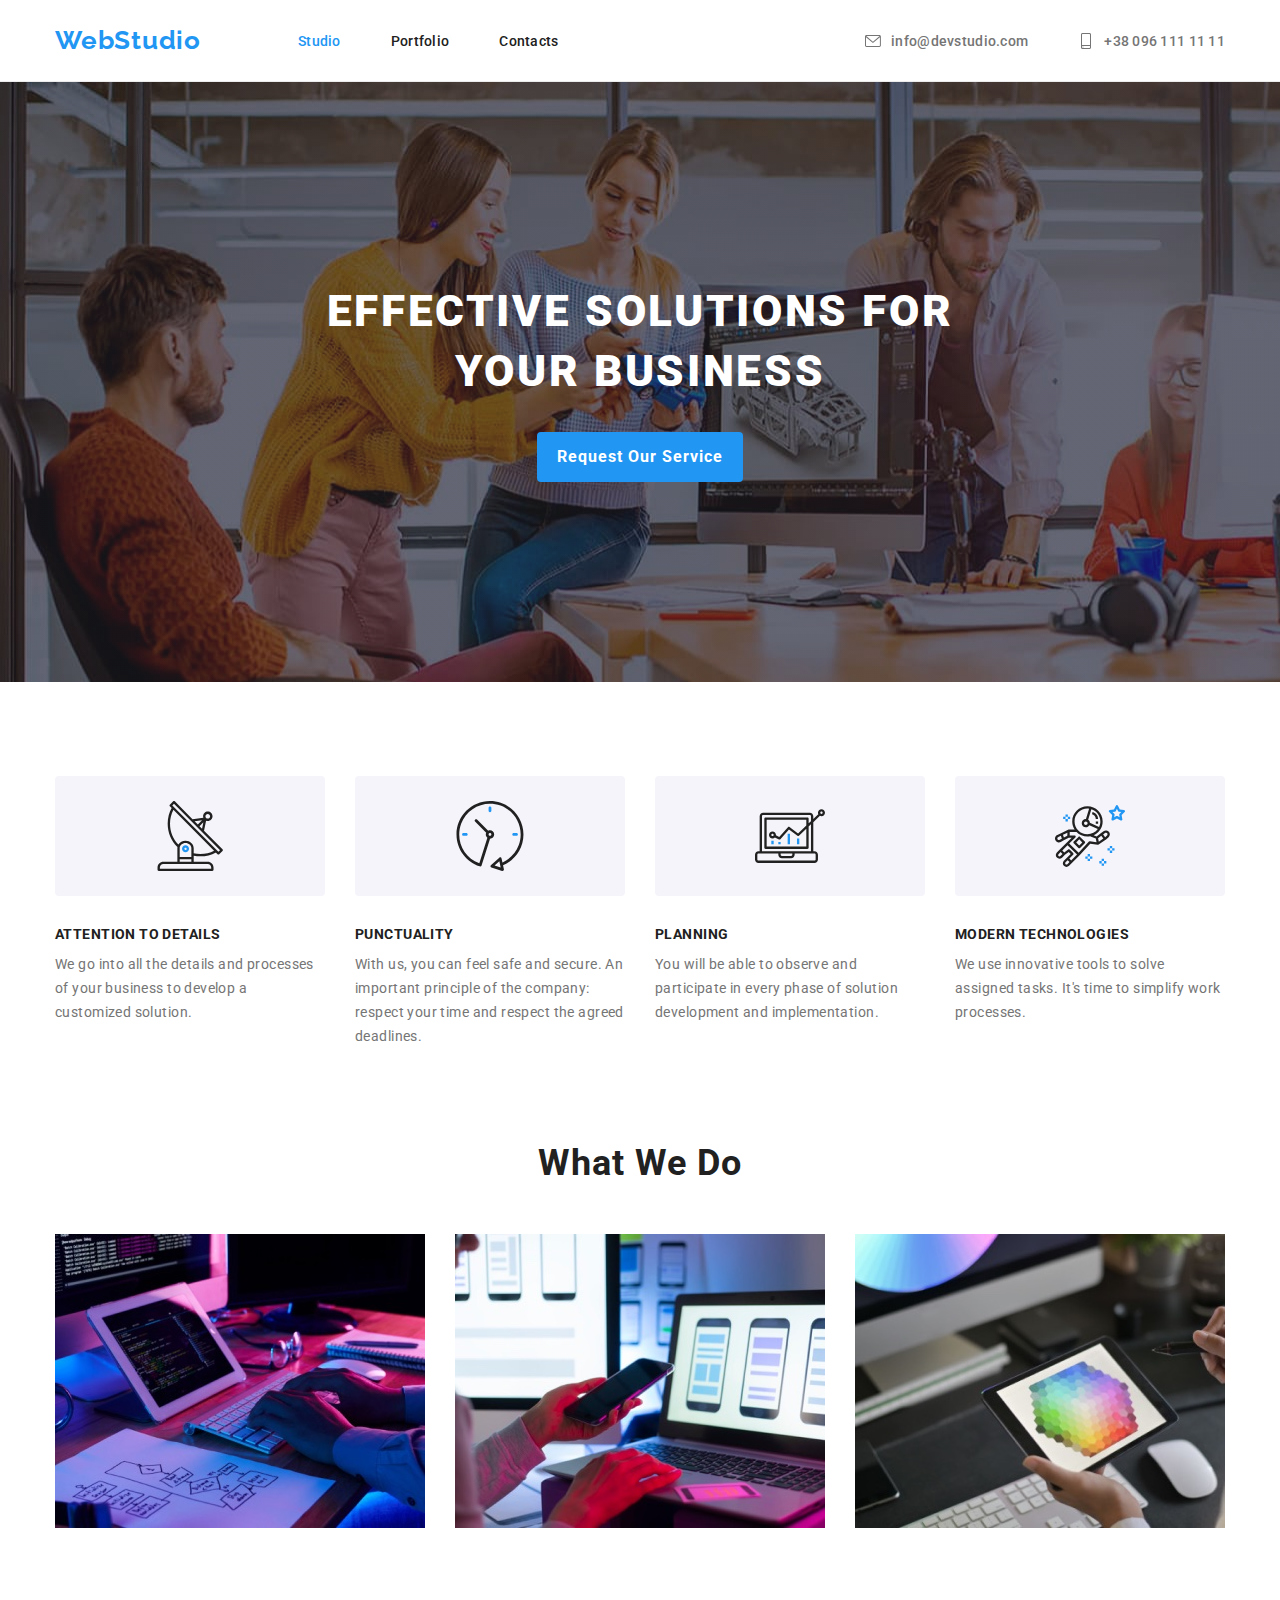
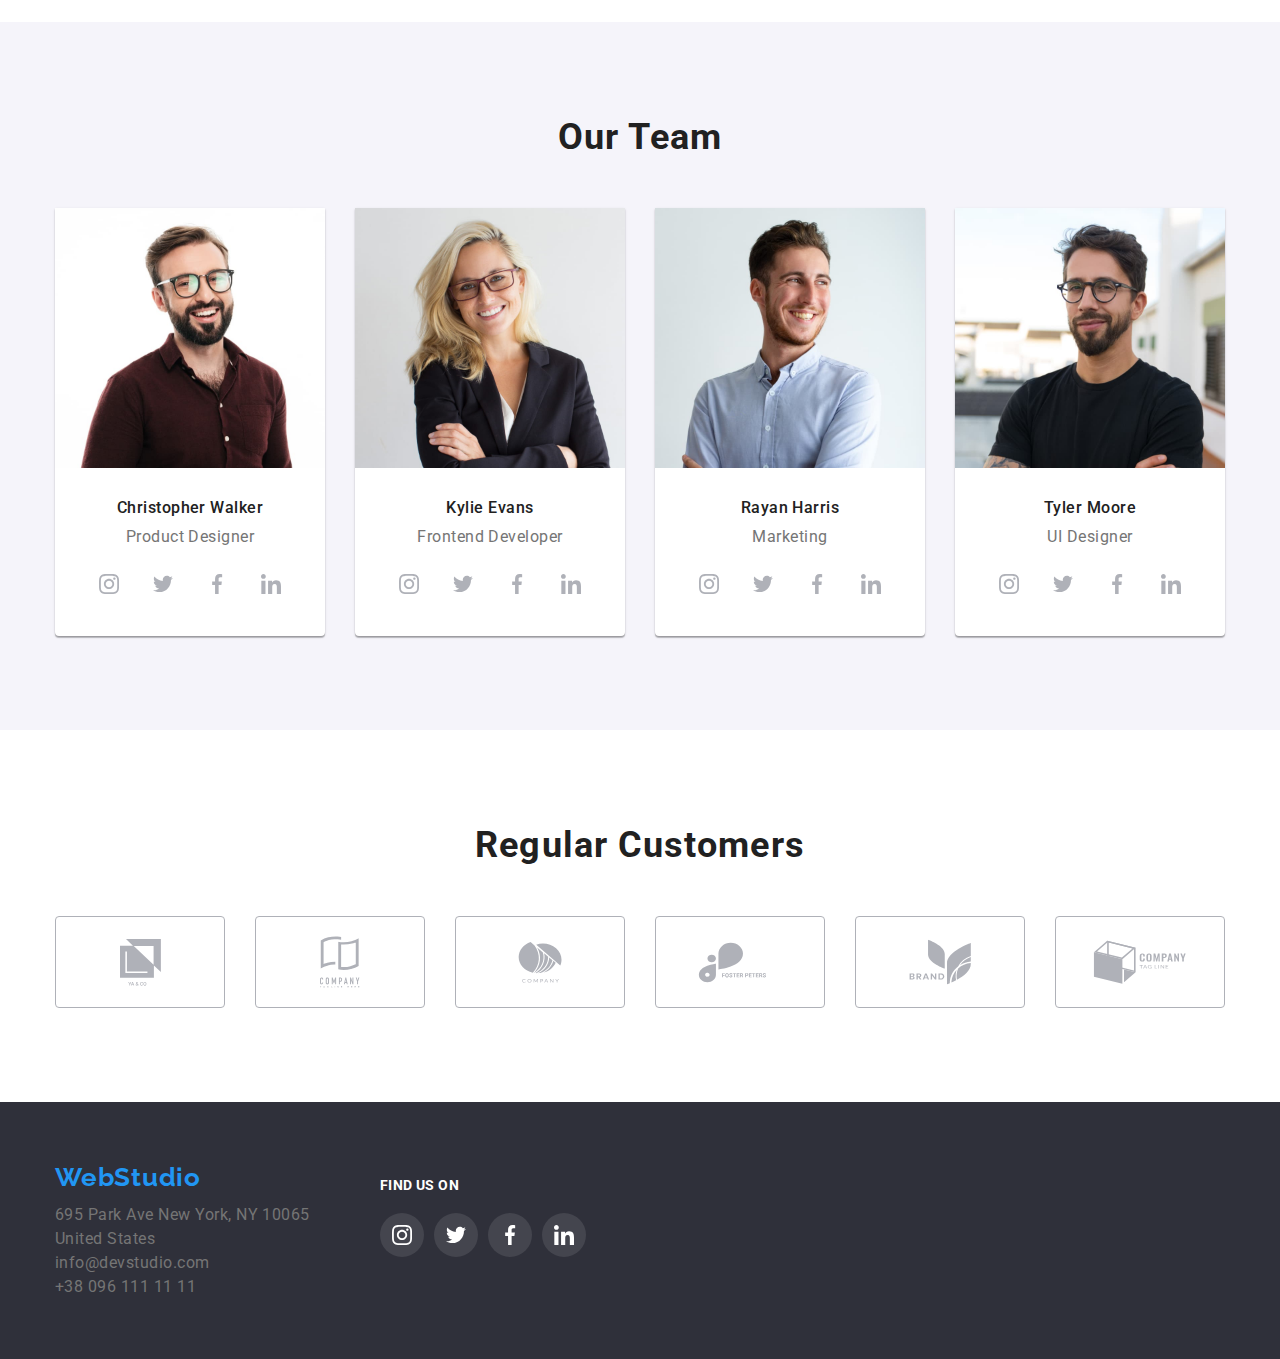
<file: index.html>
<!DOCTYPE html>
<html lang="en">

<head>
    <meta name="WebStudio" content="Effective Solutions for your Business" />
    <meta charset="UTF-8" />
    <meta http-equiv="X-UA-Compatible" content="IE=edge" />
    <meta name="viewport" content="width=device-width, initial-scale=1.0" />
    <link rel="stylesheet" href="https://cdnjs.cloudflare.com/ajax/libs/modern-normalize/1.0.0/modern-normalize.min.css" />
    <link rel="preconnect" href="https://fonts.googleapis.com" />
    <link rel="preconnect" href="https://fonts.gstatic.com" crossorigin>
    <link href="https://fonts.googleapis.com/css2?family=Raleway:wght@700&family=Roboto:wght@400;500;700;900&display=swap"
        rel="stylesheet" />
    <link rel="stylesheet" href="./css/styles.css"/>
    <title>Effective Solutions for your Business</title>
</head>

<body>

    <header class="header">
        <div class="container nav-container">
            <nav class="navbar-list">
                <a  class="logo link" 
                    href="index.html">WebStudio
                </a>
                <ul class="navbar list">
                    <li class="navbar-item"> 
                        <a class="link navbar-contact-link current-link" 
                          href="./index.html">Studio
                        </a>
                    </li>
                    <li class="navbar-item"> 
                        <a class="link navbar-contact-link" 
                          href="./portfolio.html">Portfolio
                        </a>
                    </li>
                    <li class="navbar-item"> 
                      <a class="link navbar-contact-link" href="#">Contacts</a>
                    </li>
                </ul>
            </nav>

            <ul class="nav-contacts list">
                <li class="header-contact-item">
                  <a class="link header-contact-link header-icon-link" 
                    href="mailto:info@devstudio.com">
                    <svg class="header-icon" width="16" height="12">
                    <use href="./images/icons.svg#icon-envelope"></use>
                    </svg>info@devstudio.com
                  </a>
                </li>
                <li class="header-contact-item">
                  <a class="link header-contact-link header-icon-link" 
                    href="tel:+38 096 111 11 11">
                    <svg class="header-icon" width="16" height="16">
                    <use href="./images/icons.svg#icon-smartphone"></use>
                  </svg> +38 096 111 11 11
                  </a>
                </li>
            </ul>
        </div>
    </header>

    <main>
        <section class="hero section">
            <div class="container hero-container">
                <h1 class="hero-heading">Effective Solutions For <br>Your Business</h1>
                <button class="hero-button" type="button">Request Our Service</button>
            </div>
        </section>

        <section class="section">
            <div class="container advantages-container">
                <ul class="advantages-list list">
                    <li class="advantages-item">
                      <div class="advantages-icons-box">
                        <svg class="advantages-icons" width="70" height="70">
                            <use href="./images/icons.svg#icon-antenna"></use>
                          </svg>
                        </div>
                        <h3 class="advantages-heading">ATTENTION TO DETAILS</h3>
                        <p class="advantages-detail">We go into all the details and processes of your business to develop a customized solution.
                        </p>
                    </li>
                    <li class="advantages-item">
                      <div class="advantages-icons-box">
                        <svg class="advantages-icons" width="70" height="70">
                          <use href="./images/icons.svg#icon-clock"></use>
                        </svg>
                      </div>
                      <h3 class="advantages-heading">PUNCTUALITY</h3>
                      <p class="advantages-detail">With us, you can feel safe and secure. An important principle of the company: respect your
                        time and respect the agreed
                        deadlines.</p>
                    </li>
                    <li class="advantages-item">
                      <div class="advantages-icons-box">
                        <svg class="advantages-icons" width="70" height="70">
                          <use href="./images/icons.svg#icon-diagram"></use>
                        </svg>
                      </div>
                      <h3 class="advantages-heading">PLANNING</h3>
                      <p class="advantages-detail">You will be able to observe and participate in every phase of solution development and
                        implementation.</p>
                    </li>
                    <li class="advantages-item">
                      <div class="advantages-icons-box">
                        <svg class="advantages-icons" width="70" height="70">
                          <use href="./images/icons.svg#icon-astronaut"></use>
                        </svg>
                      </div>
                      <h3 class="advantages-heading">MODERN TECHNOLOGIES</h3>
                      <p class="advantages-detail">We use innovative tools to solve assigned tasks. It's time to simplify work processes.</p>
                    </li>
                </ul>
            </div>
        </section>

        <section class="section section-no-top-padding">
            <div class="container we-do-container">
                <h2 class="section-heading section-heading-do">What We Do</h2>
                <ul class="we-do-list list">
                  <li class="we-do-item">
                    <img src="./images/wwdo1.jpg"
                      alt="hands at keyboard with design tree and tablet" 
                      width="370" />
                  </li>
                  <li class="we-do-item">
                    <img src="./images/wwdo2.jpg"
                      alt="laptop with various design layouts on screen and hands holding smartphone"
                      width="370" />
                  </li>
                  <li class="we-do-item">
                    <img src="./images/wwdo3.jpg" 
                      alt="desk with hands holding tablet with color wheel displayed"
                      width="370" />
                  </li>
                </ul>
            </div>
        </section>

        <section class="section section-team">
            <div class="container team-container">
                <h2 class="section-heading section-heading-team">Our Team</h2>
                <ul class="team-list list">
                  <li class="team-item"> 
                      <img class="team-image" 
                        src=./images/product.jpg 
                        alt=" head shot of smiling employee looking stylish"
                        width="270" /> 
                      <h3 class="team-name">
                        Christopher Walker
                      </h3>
                      <p class="team-title">
                        Product Designer
                      </p>
                      <ul class="socials-list list">
                        <li class="socials-item">
                          <a class="link socials-link" href="#">
                            <svg class="socials-icons" width="20" height="20">
                              <use class="socials-icon" href="./images/icons.svg#icon-instagram"></use>
                            </svg>
                          </a>
                        </li>
                        <li class="socials-item">
                          <a class="link socials-link" href="#">
                            <svg class="socials-icons" width="20" height="20">
                              <use href="./images/icons.svg#icon-twitter"></use>
                            </svg>
                          </a>
                        </li>
                        <li class="socials-item">
                          <a class="link socials-link" href="#">
                            <svg class="socials-icons" width="20" height="20">
                              <use href="./images/icons.svg#icon-facebook"></use>
                            </svg>
                          </a>
                        </li>
                        <li class="socials-item">
                          <a class="link socials-link" href="#">
                            <svg class="socials-icons" width="20" height="20">
                              <use href="./images/icons.svg#icon-linkedin"></use>
                            </svg>
                          </a>
                        </li>
                      </ul>
                  </li>
                  <li class="team-item">
                      <img class="team-image" 
                        src="./images/frontend.jpg" 
                        alt=" head shot of smiling employee looking stylish"
                        width="270" />
                      <h3 class="team-name">
                        Kylie Evans
                      </h3>
                      <p class="team-title">
                        Frontend Developer
                      </p>
                      <ul class="socials-list list">
                        <li class="socials-item">
                          <a class="link socials-link" href="#">
                            <svg class="socials-icons" width="20" height="20">
                              <use href="./images/icons.svg#icon-instagram"></use>
                            </svg>
                          </a>
                        </li>
                        <li class="socials-item">
                          <a class="link socials-link" href="#">
                            <svg class="socials-icons" width="20" height="20">
                              <use href="./images/icons.svg#icon-twitter"></use>
                            </svg>
                          </a>
                        </li>
                        <li class="socials-item">
                          <a class="link socials-link" href="#">
                            <svg class="socials-icons" width="20" height="20">
                              <use href="./images/icons.svg#icon-facebook"></use>
                            </svg>
                          </a>
                        </li>
                        <li class="socials-item">
                          <a class="link link socials-link" href="#">
                            <svg class="socials-icons" width="20" height="20">
                              <use href="./images/icons.svg#icon-linkedin"></use>
                            </svg>
                          </a>
                        </li>
                      </ul>
                  </li>
                  <li class="team-item">
                      <img class="team-image" 
                        src="./images/marketing.jpg" 
                        alt=" head shot of smiling employee looking stylish"
                        width="270" />
                      <h3 class="team-name">
                        Rayan Harris
                      </h3>
                      <p class="team-title">
                        Marketing
                      </p>
                      <ul class="socials-list list">
                        <li class="socials-item">
                          <a class="socials-link" href="#">
                            <svg class="socials-icons" width="20" height="20">
                              <use href="./images/icons.svg#icon-instagram"></use>
                            </svg>
                          </a>
                        </li>
                        <li class="socials-item">
                          <a class="link socials-link" href="#">
                            <svg class="socials-icons" width="20" height="20">
                              <use href="./images/icons.svg#icon-twitter"></use>
                            </svg>
                          </a>
                        </li>
                        <li class="socials-item">
                          <a class="link socials-link" href="#">
                            <svg class="socials-icons" width="20" height="20">
                              <use href="./images/icons.svg#icon-facebook"></use>
                            </svg>
                          </a>
                        </li>
                        <li class="socials-item">
                          <a class="link socials-link" href="#">
                            <svg class="socials-icons" width="20" height="20">
                              <use href="./images/icons.svg#icon-linkedin"></use>
                            </svg>
                          </a>
                        </li>
                      </ul>
                  </li>
                  <li class="team-item">
                      <img class="team-image" 
                        src="./images/uidesign.jpg" 
                        alt=" head shot of smiling employee looking stylish"
                        width="270" />
                      <h3 class="team-name">
                        Tyler Moore
                      </h3>
                      <p class="team-title">
                         UI Designer
                      </p>
                      <ul class="socials-list list">
                        <li class="socials-item">
                          <a class="link socials-link" href="#">
                            <svg class="socials-icons" width="20" height="20">
                              <use href="./images/icons.svg#icon-instagram"></use>
                            </svg>
                          </a>
                        </li>
                        <li class="socials-item">
                          <a class="link socials-link" href="#">
                            <svg class="socials-icons" width="20" height="20">
                              <use href="./images/icons.svg#icon-twitter"></use>
                            </svg>
                          </a>
                        </li>
                        <li class="socials-item">
                          <a class="link socials-link" href="#">
                            <svg class="socials-icons" width="20" height="20">
                              <use href="./images/icons.svg#icon-facebook"></use>
                            </svg>
                          </a>
                        </li>
                        <li class="socials-item">
                          <a class="link socials-link" href="#">
                            <svg class="socials-icons" width="20" height="20">
                              <use href="./images/icons.svg#icon-linkedin"></use>
                            </svg>
                          </a>
                        </li>
                      </ul>
                  </li>
                </ul>
            </div>
        </section>

        <section class="section section-clients">
          <div class="container clients-container">
            <h2 class="section-heading section-heading-clients">Regular Customers</h2>
            <ul class="clients-list list">
              <li class="clients-item">
                <a href="#" class="link clients-link">
                  <svg class="clients-icon" width="41" height="47">
                      <use href="./images/icons.svg#icon-yacoone"></use>
                    </svg>
                  </a>
              </li>
              <li class="clients-item">
                <a href="#" class="link clients-link">
                  <svg class="clients-icon" width="40" height="52">
                    <use href="./images/icons.svg#icon-clienttwo"></use>
                  </svg>
                </a>
              </li>
              <li class="clients-item">
                  <a href="#" class="link clients-link">
                    <svg class="clients-icon" width="44" height="42">
                      <use href="./images/icons.svg#icon-clientthree"></use>
                    </svg>
                  </a>
              </li>
              <li class="clients-item">
                  <a href="#" class="link clients-link">
                    <svg class="clients-icon" width="85" height="41">
                      <use href="./images/icons.svg#icon-fosterpetersfour"></use>
                    </svg>
                  </a>
              </li>
              <li class="clients-item">
                  <a href="#" class="link clients-link">
                    <svg class="clients-icon" width="63" height="46">
                      <use href="./images/icons.svg#icon-clientfive"></use>
                    </svg>
                  </a>
              </li>
              <li class="clients-item">
                  <a href="#" class="link link clients-link">
                    <svg class="clients-icon" width="94" height="44">
                      <use href="./images/icons.svg#icon-clientsix"></use>
                    </svg>
                  </a>
              </li>
            </ul>
          </div>
        </section>

    </main>
    
<footer class="footer">
  <div class="container footer-container">
    <div class="footer-logo-box">
      <a class="link logo logo-footer" href="index.html">WebStudio
      </a>
      <address class="address">
        <ul class="list-address list">
          <li>
            <a class="link footer-address-link" href="#">695 Park Ave New York, NY 10065<br>United States</a>
          </li>
          <li>
            <a class="link footer-address-link" href="mailto:info@devstudio.com">info@devstudio.com</a>
          </li>
          <li>
            <a class="link footer-address-link" href="tel:+38 096 111 11 11"> +38 096 111 11 11</a>
          </li>
        </ul>
    </div>
    <div class="footer-icon-box">
      <h3 class="footer-header">Find Us On</h3>
      <ul class="footer-socials-list list">
        <li class="footer-socials-item">
          <a class="link footer-socials-link" href="#">
            <svg class="footer-socials-icon" width="20" height="20">
              <use href="./images/icons.svg#icon-instagram"></use>
            </svg>
          </a>
        </li>
        <li class="footer-socials-item">
          <a class="link footer-socials-link" href="#">
            <svg class="footer-socials-icon" width="20" height="20">
              <use href="./images/icons.svg#icon-twitter"></use>
            </svg>
          </a>
        </li>
        <li class="footer-socials-item">
          <a class="link footer-socials-link" href="#">
            <svg class="footer-socials-icon" width="20" height="20">
              <use href="./images/icons.svg#icon-facebook"></use>
            </svg>
          </a>
        </li>
        <li class="footer-socials-item">
          <a class="link footer-socials-link" href="#">
            <svg class="footer-socials-icon" width="20" height="20">
              <use href="./images/icons.svg#icon-linkedin"></use>
            </svg>
          </a>
        </li>
      </ul>
    </div>
    </address>
  </div>
</footer>
</body>

</html>
</file>
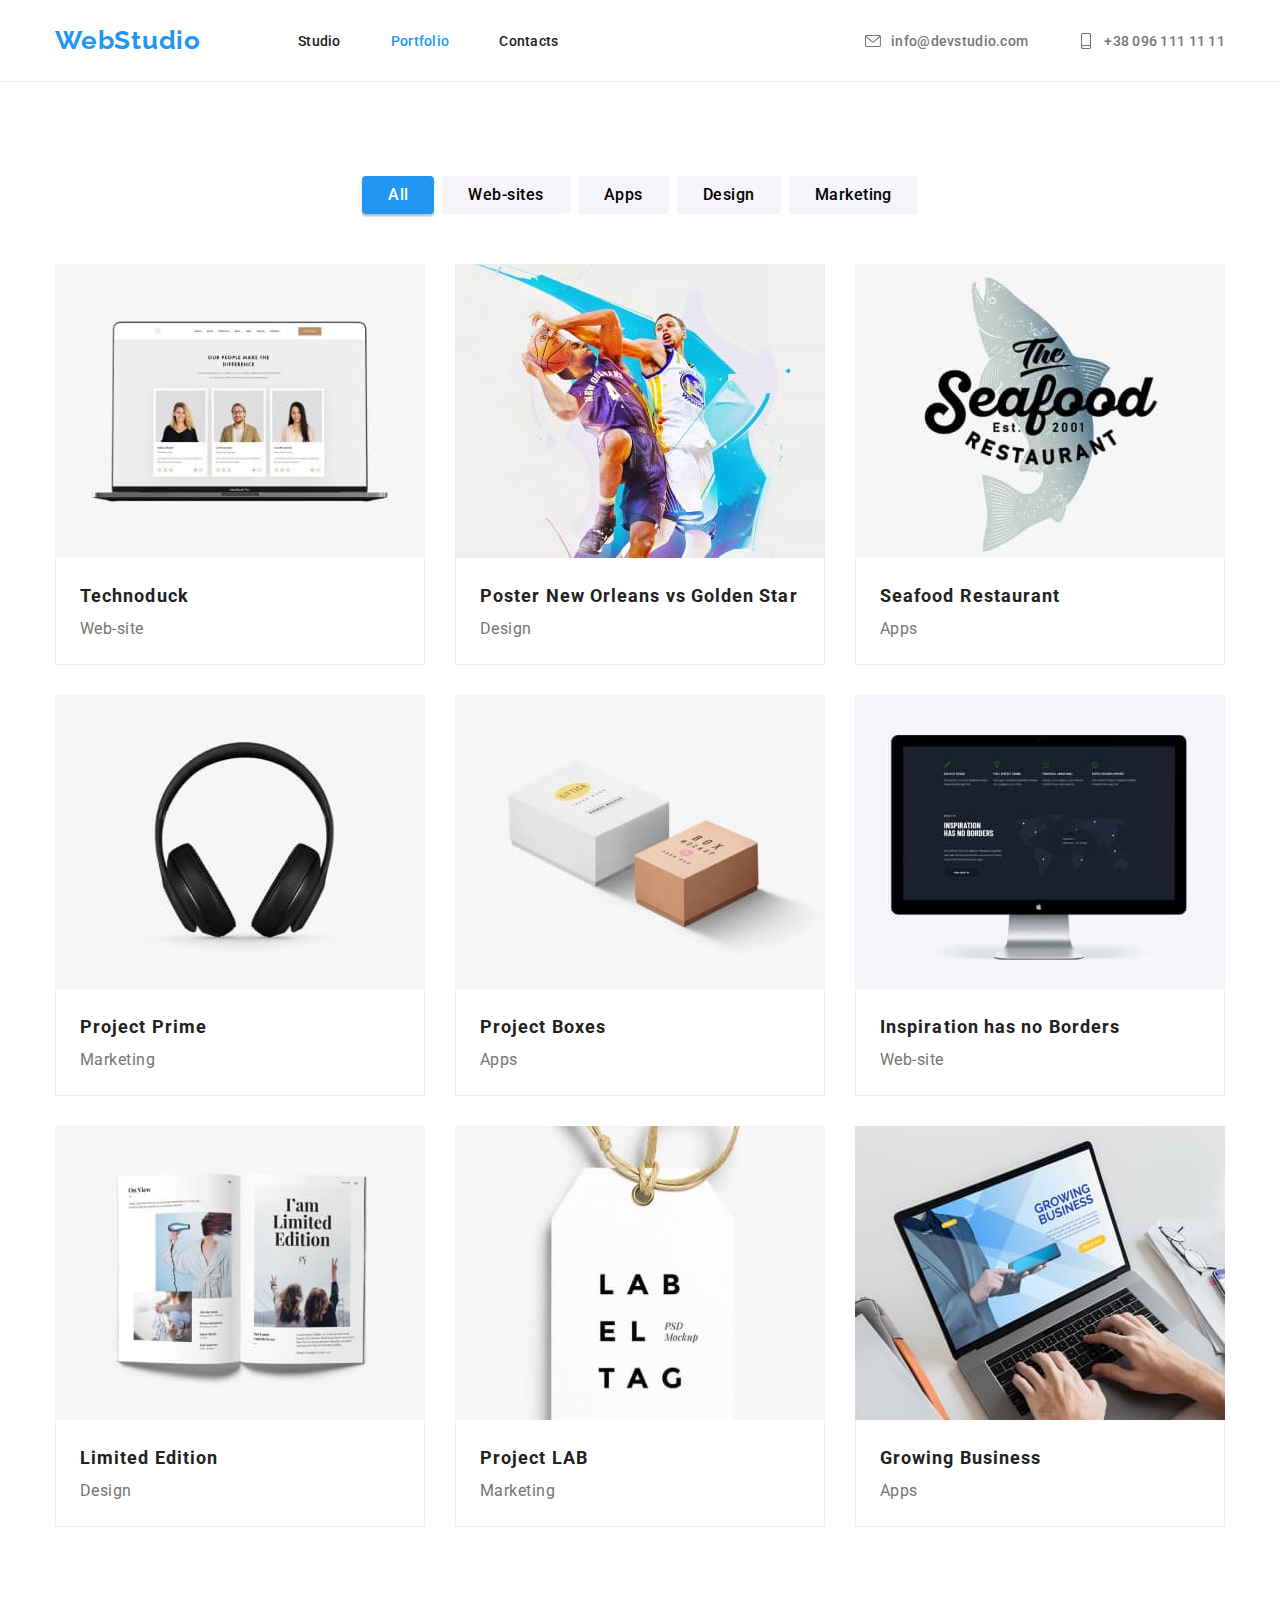
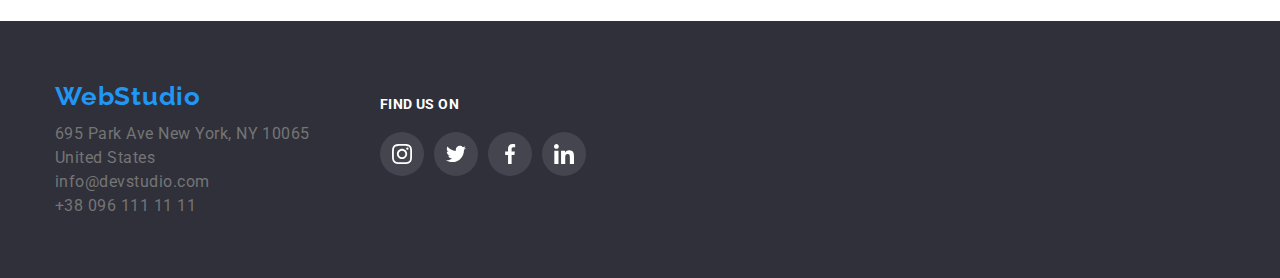
<file: portfolio.html>
<!DOCTYPE html>
<html lang="en">

<head>
    <meta name="WebStudio" content="Effective Solutions for your Business" />
    <meta charset="UTF-8"/>
    <meta http-equiv="X-UA-Compatible" content="IE=edge" />
    <meta name="viewport" content="width=device-width, initial-scale=1.0"/>
    <link rel="stylesheet" href="https://cdnjs.cloudflare.com/ajax/libs/modern-normalize/1.0.0/modern-normalize.min.css" />
    <link rel="preconnect" href="https://fonts.googleapis.com"/>
    <link rel="preconnect" href="https://fonts.gstatic.com" crossorigin />
    <link href="https://fonts.googleapis.com/css2?family=Raleway:wght@700&family=Roboto:wght@400;500;700;900&display=swap"
        rel="stylesheet"/>
    <link rel="stylesheet" href="./css/styles.css"/>

    <title>Effective Solutions for your Business</title>
</head>

<body>

    <header class="header">
      <div class="container nav-container">
        <nav class="navbar-list">
          <a class="logo link" href="index.html">WebStudio
          </a>
          <ul class="navbar list">
            <li class="navbar-item">
              <a class="link navbar-contact-link" href="./index.html">Studio
              </a>
            </li>
            <li class="navbar-item">
              <a class="link navbar-contact-link current-link" href="./portfolio.html">Portfolio
              </a>
            </li>
            <li class="navbar-item">
              <a class="link navbar-contact-link" href="#">Contacts</a>
            </li>
          </ul>
        </nav>
    
        <ul class="nav-contacts list">
          <li class="header-contact-item">
            <a class="link header-contact-link header-icon-link" href="mailto:info@devstudio.com">
              <svg class="header-icon" width="16" height="12">
                <use href="./images/icons.svg#icon-envelope"></use>
              </svg>info@devstudio.com
            </a>
          </li>
          <li class="header-contact-item">
            <a class="link header-contact-link header-icon-link" href="tel:+38 096 111 11 11">
              <svg class="header-icon" width="16" height="16">
                <use href="./images/icons.svg#icon-smartphone"></use>
              </svg> +38 096 111 11 11
            </a>
          </li>
        </ul>
      </div>
    </header>

    <main>

        <section class="section">
            <div class="container container-portfolio">
              <ul class="filters list">    
                <li class="filter-item">
                  <button class="filter-button filter-current" type="button">All</button>
                </li>
                <li class="filter-item">
                  <button class="filter-button" type="button">Web-sites</button>
                </li>
                <li class="filter-item">
                  <button class="filter-button" type="button">Apps</button>
                </li>
                <li class="filter-item">
                  <button class="filter-button" type="button">Design</button>
                </li>
                <li class="filter-item">
                  <button class="filter-button" type="button">Marketing</button>
                </li>
              </ul>

              <ul class="projects list">
                <li class="projects-item">
                  <a href="#" class="projects-link link">
                      <img src="./images/technoduck.jpg"
                           alt=" an open laptop on a desk with staff pictures on the screen"
                           width="370"/>
                  <div class="footer-projects">
                    <h3 class="projects-heading">
                      Technoduck
                    </h3>
                    <p class="projects-filter">
                      Web-site
                    </p>
                  </div>
                </a>
                </li>
                <li class="projects-item">
                  <a href="#" class="link projects-link">
                    <img src="./images/postervs.jpg"
                           alt="Poster of two basketball players doing fancy moves with some fun colors"
                           width="370"/>
                    <div class="footer-projects">
                      <h3 class="projects-heading">
                        Poster New Orleans vs Golden Star
                      </h3>
                      <p class="projects-filter">
                        Design
                      </p>
                  </div>
                </a>
                </li>
                <li class="projects-item">
                  <a href="#" class="link projects-link">
                    <img src="./images/seafood.jpg"
                           alt="logo of fish with restaurant name layed over it"
                           width="370"/>
                    <div class="footer-projects">
                      <h3 class="projects-heading">
                        Seafood Restaurant
                      </h3>
                      <p class="projects-filter">
                        Apps
                      </p>
                    </div>
                  </a>
                </li>
                <li class="projects-item">
                  <a href="#" class="link projects-link">
                  <img src="./images/pprime.jpg"
                         alt="image of full coverage all black headphones close up against an off-white background"
                         width="370"/>
                  <div class="footer-projects">       
                    <h3 class="projects-heading">
                      Project Prime
                    </h3>
                    <p class="projects-filter">
                      Marketing
                    </p>
                  </div>
                </a>
                </li>
                <li class="projects-item">
                  <a href="#" class="link projects-link">
                  <img src="./images/pboxes.jpg"
                         alt="two fancy packaging boxes on an off-white surface"
                         width="370"/>
                  <div class="footer-projects">
                    <h3 class="projects-heading">
                      Project Boxes
                    </h3>
                    <p class="projects-filter">
                      Apps
                    </p>
                  </div>
                </a>
                </li>
                <li class="projects-item">
                  <a href="#" class="link projects-link">
                  <img src="./images/inspiration.jpg"
                    alt="a desktop screen on a desk with an attractive website pulled up on screen"
                    width="370"/>
                  <div class="footer-projects">
                    <h3 class="projects-heading">
                      Inspiration has no Borders
                    </h3>
                    <p class="projects-filter">
                      Web-site
                    </p>
                  </div>
                </a>
                </li>
                <li class="projects-item">
                  <a href="#" class="link projects-link">
                  <img src="./images/limited.jpg"
                    alt="an open magazine on an off-white background open to an article with a beautiful layout"
                    width="370"/>
                  <div class="footer-projects">
                    <h3 class="projects-heading">
                      Limited Edition
                    </h3>
                    <p class="projects-filter">
                      Design
                    </p>
                  </div>
                </a>
                </li>
                <li class="projects-item">
                  <a href="#" class="link projects-link">
                  <img src="./images/plab.jpg"
                    alt="a close up mock up for a rectangular/hexagonal shaped label closeup"
                    width="370"/>
                  <div class="footer-projects">
                    <h3 class="projects-heading">
                      Project LAB
                    </h3>
                    <p class="projects-filter">
                      Marketing
                    </p>
                  </div>
                </a>
                </li>
                <li class="projects-item">
                  <a href="#" class="link projects-link">
                  <img src="./images/business.jpg"
                    alt="a laptop with hands typing and a stack of papers against a grey surface"
                    width="370"/>
                  <div class="footer-projects">
                    <h3 class="projects-heading">
                      Growing Business
                    </h3>
                    <p class="projects-filter">
                      Apps
                    </p>
                  </div>
                </a>
                </li>
              </ul>
            </div>
        </section>

    </main>

<footer class="footer">
  <div class="container footer-container">
    <div class="footer-logo-box">
      <a class="link logo logo-footer" href="index.html">WebStudio
      </a>
      <address class="address">
      <ul class="list-address list">
        <li>
            <a class="link footer-address-link" 
              href="#">695 Park Ave New York, NY 10065<br>United States</a>
        </li>
        <li>
            <a class="link footer-address-link" 
              href="mailto:info@devstudio.com">info@devstudio.com</a>
        </li>
        <li>
            <a class="link footer-address-link" 
              href="tel:+38 096 111 11 11"> +38 096 111 11 11</a>
        </li>
      </ul>
    </div>
    <div class="footer-icon-box">
        <h3 class="footer-header">Find Us On</h3>
        <ul class="footer-socials-list list">
          <li class="footer-socials-item">
            <a class="link footer-socials-link" href="#">
              <svg class="footer-socials-icon" width="20" height="20">
                <use href="./images/icons.svg#icon-instagram"></use>
              </svg>
            </a>
          </li>
          <li class="footer-socials-item">
            <a class="link footer-socials-link" href="#">
              <svg class="footer-socials-icon" width="20" height="20">
                <use href="./images/icons.svg#icon-twitter"></use>
              </svg>
            </a>
          </li>
          <li class="footer-socials-item">
            <a class="link footer-socials-link" href="#">
              <svg class="footer-socials-icon" width="20" height="20">
                <use href="./images/icons.svg#icon-facebook"></use>
              </svg>
            </a>
          </li>
          <li class="footer-socials-item">
            <a class="link footer-socials-link" href="#">
              <svg class="footer-socials-icon" width="20" height="20">
                <use href="./images/icons.svg#icon-linkedin"></use>
              </svg>
            </a>
          </li>
        </ul>
      </div>
    </address>  
  </div>
</footer>
    
    </body>
    
    </html>
</file>
<file: css/styles.css>
/*svg sprite--not sure I need this now

/* .icon {
  width: 50px;
  height: 50px;
  margin: .5em;
} */

/* doc styles*/

:focus{
  outline: none;
}
/* hero hover button color   #188CE8  */

:root{
 --main-color: #212121;
 --sub-color:#757575;
 --icon-color: #AFB1B8;
 --sub-font-size: 16px;
 --main-background-color:#FFFFFF;
 --sub-background-color: #F5F4FA;
 --dark-accent-background-color: #2196F3;
 --light-accent-background-color:#FFFFFF;
 --accent-color:#2196F3;
}

body{
  font-family: Roboto, sans-serif;
  font-style: normal;
  font-size: 14px;
  color: var(--main-color);
  font-size: var(--main-font-size);
  background-color: var(--main-background-color);
}

/* default styles*/

h1,
h2,
h3,
h4,
h5,
h6,
p {
  margin: 0;
}

html {
  box-sizing: border-box;
}

*,
*::after,
*::before {
  box-sizing: inherit;
}

img {
  display: block;
  max-width: 100%;
  height: auto;
}

address {
  font-style: normal;
}

.link {
  text-decoration: none;
  color: inherit;
}

.list {
  list-style: none;
  padding: 0;
  margin: 0;
}
 /*specific styles*/

.container{
  width:1200px;
  margin: 0 auto;
  padding: 0 15px;
}

.section{
  padding-top:94px;
  padding-bottom:94px;
}

.header{
  border-bottom: 1px solid #ECECEC;
}

.nav-container{
  display: flex;
  align-items: center;
  justify-content: space-between;
}

.navbar-list{
  display: flex;
  align-items: center;
}

.navbar-item:not(:last-child){
margin-right: 50px;
}

.navbar{
  display:flex;
  margin-left: 97px;
}

.nav-contacts{
  display: flex;
}

.header-contact-item:not(:last-child) {
  margin-right: 50px;
}

.header-contact-item,
.navbar-item{
  display: block;
  padding: 32px 0 31px 0;
}

.logo{
  font-family: Raleway, sans-serif;
  font-size:  26px;
  font-weight: 700;
  color: var(--accent-color);
  line-height: 31px;
  letter-spacing: 0.03em;
}

.navbar-contact-link{
  font-weight: 500;
  font-size:14px;
  line-height: 16px;
  letter-spacing: 0.02em;
}

.header-icon-link{
  display: flex;
  align-items: center;
  color:var(--sub-color);
  cursor:pointer;
}

.header-icon{
  fill:currentColor;
  margin-right: 10px
}

.current-link,
.navbar-contact-link:focus, 
.header-contact-link:focus,
.header-icon-link:focus,
.navbar-contact-link:hover,
.header-contact-link:hover,
.header-icon-link:hover{
color: var(--accent-color);
}

.hero-button:focus,
.hero-button:hover{
  background-color: #188CE8;
}

.socials-link:focus,
.socials-link:hover{
  background-color: var(--dark-accent-background-color);
  color: var(--light-accent-background-color)
}


.clients-linkfocus,
.clients-link:hover {
  border: 1px solid #2196F3;
  color: var(--accent-color);
}

.filter-button:focus,
.filter-button:hover {
  background-color:var(--dark-accent-background-color);
  box-shadow: 0px 3px 1px rgba(0, 0, 0, 0.1), 
  0px 1px 2px rgba(0, 0, 0, 0.08), 
  0px 2px 2px rgba(0, 0, 0, 0.12);
}

.footer-socials-link:hover,
.footer-socials-link:focus{
  background-color: var(--dark-accent-background-color);
}

.footer-address-link:focus,
.filter-button:focus,
.footer-address-link:hover,
.filter-button:hover{
  color: var(--light-accent-background-color);
}

.header-contact-link{
  color: var(--sub-color);
  font-weight:500;
  font-size:14px;
  line-height: 16px;
  letter-spacing: 0.02em;
}

.hero-container{
  display: flex;
  flex-direction: column;
  justify-content: center;
  align-items: center;
}

.hero{
  padding:200px 0;
  background-color: #2F303A;
  background-image:
    linear-gradient(rgba(47, 48, 58, 0.4), rgba(47, 48, 58, 0.4)), 
    url(../images/hero-img.jpg);
}

.hero-heading{
  font-weight: 900;
  font-size: 44px;
  line-height: 136%;
  text-align: center;
  letter-spacing: 0.06em;
  text-transform: uppercase;
  color: #FFFFFF;
  margin-bottom:30px;
}

.hero-button{
  font-family: Roboto, sans-serif;
  background-color: #2196F3;
  color: #FFFFFF;
  font-weight: 700;
  line-height: 30px;
  display: flex;
  align-items: center;
  justify-content: center;
  padding: 10px 20px;
  letter-spacing: 0.06em;
  border-radius: 4px;
  border: none;
  cursor:pointer;
}

.advantages-list{
  display: flex;
}

.advantages-item:not(:last-child){
  margin-right: 30px;
}

.advantages-item{
  width: 270px
}

.advantages-icons-box{
  display: flex;
  justify-content: center;
  align-items: center;
  width: 270px;
  height: 120px;
  background: var(--sub-background-color);
  border-radius: 4px;
  margin-bottom:30px;
  
}

.advantages-heading{
  font-weight: 700;
  line-height: 16px;
  font-size: 14px;
  letter-spacing: 0.03em;
  text-transform: uppercase;
  margin-bottom:10px;
}

.advantages-detail{
    font-weight: 400;
    line-height: 24px;
    font-size: 14px;
    letter-spacing: 0.03em;
    color: var(--sub-color)
}

.we-do-container{
  display:flex;
  flex-direction: column;
}

.section-no-top-padding{
  padding-top: 0;
}

.we-do-list {
  display:flex;
  justify-content: center;
}

.we-do-item:not(:last-child){
  margin-right: 30px;
}

.section-heading{
  display: flex;
  justify-content: center;
  margin-bottom: 50px;
  font-weight: 700;
  font-size: 36px;
  line-height: 42px;
  text-align: center;
  letter-spacing: 0.03em;
}

.team-container{
  display: flex;
  flex-direction: column;
}

.section-heading-team,
.team-list{
  display:flex;
  justify-content: center;
  align-items: center;
}

.team-item:not(:last-child){
  margin-right: 30px;
}

.team-image{
  margin-bottom: 30px;
}

.team-item {
  display:flex;
  flex-direction: column;
  padding-bottom: 30px;
  background-color: var(--main-background-color);
  box-shadow: 0px 1px 3px rgba(0, 0, 0, 0.12), 
  0px 1px 1px rgba(0, 0, 0, 0.14), 
  0px 2px 1px rgba(0, 0, 0, 0.2);
  border-radius: 0px 0px 4px 4px;
}

.section-team{
  background-color: var(--sub-background-color);
}

.team-name{
  font-weight: 500;
  font-size: var(--sub-font-size);
  line-height: 19px;
  text-align: center;
  letter-spacing: 0.03em;
  margin-bottom: 10px;
}

.team-title{
  font-weight: 400;
  font-size: var(--sub-font-size);
  line-height: 19px;
  text-align: center;
  letter-spacing: 0.03em;
  color: var(--sub-color);
  margin-bottom:16px;
}

.socials-list{
  display:flex;
  justify-content: center;
  align-items: center;
  padding:0;
}

.socials-link{
  display:flex;
  justify-content: center;
  align-items: center;
  height: 44px;
  width: 44px;
  border-radius: 50%;
  background-color: var(--main-background-color);
  color: var(--icon-color);
}

.socials-item:not(:last-child){
  margin-right: 10px;
}

.socials-icons{
  fill:currentColor;
}

.clients-list{
  display:flex;
  justify-content: center;
  align-items: center;
}

.clients-link{
  display: flex;
  justify-content: center;
  align-items: center;
  width: 170px;
  height: 92px;
  border: 1px solid var(--icon-color);
  border-radius: 4px;
  color:var(--icon-color)
}

.clients-item:not(:last-child){
  margin-right: 30px;
}

.clients-icon {
  fill: currentColor;
}

.filters{
  display: flex;
  justify-content: center;
  margin-bottom:50px;
}

.filter-item:not(:last-child){
  margin-right: 8px;
}

.projects{
  display: flex;
  flex-wrap: wrap;
  margin-left:-30px;
  margin-top:-30px;
}
  
.projects-item{
    margin-left: 30px;
    margin-top: 30px;
    background: #FFFFFF;
}

.footer-projects{
   display: flex;
   flex-direction: column;
   padding:20px 24px;
   border: 1px solid #EEEEEE;
   border-top:none;
}

.filter-button{
  font-family: Roboto, sans-serif;
  background-color: #F5F4FA;
  padding: 6px 26px;
  border: none;
  cursor: pointer;
  border-radius: 4px;
  font-weight: 500;
  font-size: var(--sub-font-size);
  line-height: 26px;
  text-align: center;
  letter-spacing: 0.03em;
}

.filter-current{
  background-color: var(--dark-accent-background-color);
  color: var(--light-accent-background-color);
  box-shadow: 0px 3px 1px rgba(0, 0, 0, 0.1), 
  0px 1px 2px rgba(0, 0, 0, 0.08), 
  0px 2px 2px rgba(0, 0, 0, 0.12);
}

.projects-heading{
  font-weight: 700;
  font-size: 18px;
  line-height: 36px;
  letter-spacing: 0.06em;
}

.projects-filter{
  font-weight: 400;
  font-size: var(--sub-font-size);
  line-height: 30px;
  letter-spacing: 0.03em;
  color: var(--sub-color);
}

.projects-link{
  display:block;
}

.projects-link:focus,
.projects-link:hover{
  box-shadow: 0px 1px 1px rgba(0, 0, 0, 0.12), 
    0px 4px 4px rgba(0, 0, 0, 0.06), 
    1px 4px 6px rgba(0, 0, 0, 0.16);
}

.footer{
  background-color: #2F303A;
  padding: 60px 0;
}

.footer-container{
  display: flex;
  justify-content: flex-start;
}

.logo-footer{
  display:block;
  margin-bottom: 10px;

}

.footer-address-link{
  color: var(--sub-color);
  font-weight: 400;
  line-height: 24px;
   letter-spacing: 0.03em;
}

.footer-icon-box{
  margin-left:70px;
}

.footer-header{
  font-weight: 700;
  font-size: 14px;
  line-height: 16px;
  letter-spacing: 0.03em;
  text-transform: uppercase;
  color: var(--light-accent-background-color);
  margin-top: 15px; 
}

.footer-socials-list {
  display: flex;
  justify-content: center;
  align-items: center;
  margin-top:20px;
}

.footer-socials-item{
  display: flex;
}

.footer-socials-link {
  display: flex;
  justify-content: center;
  align-items: center;
  height: 44px;
  width: 44px;
  border-radius: 50%;
  background-color: rgba(255, 255, 255, 0.1);
  color:#FFFFFF;
} 

.footer-socials-item:not(:last-child){
  margin-right:10px;
}

.footer-socials-icon{
  fill:currentColor;
}
</file>
